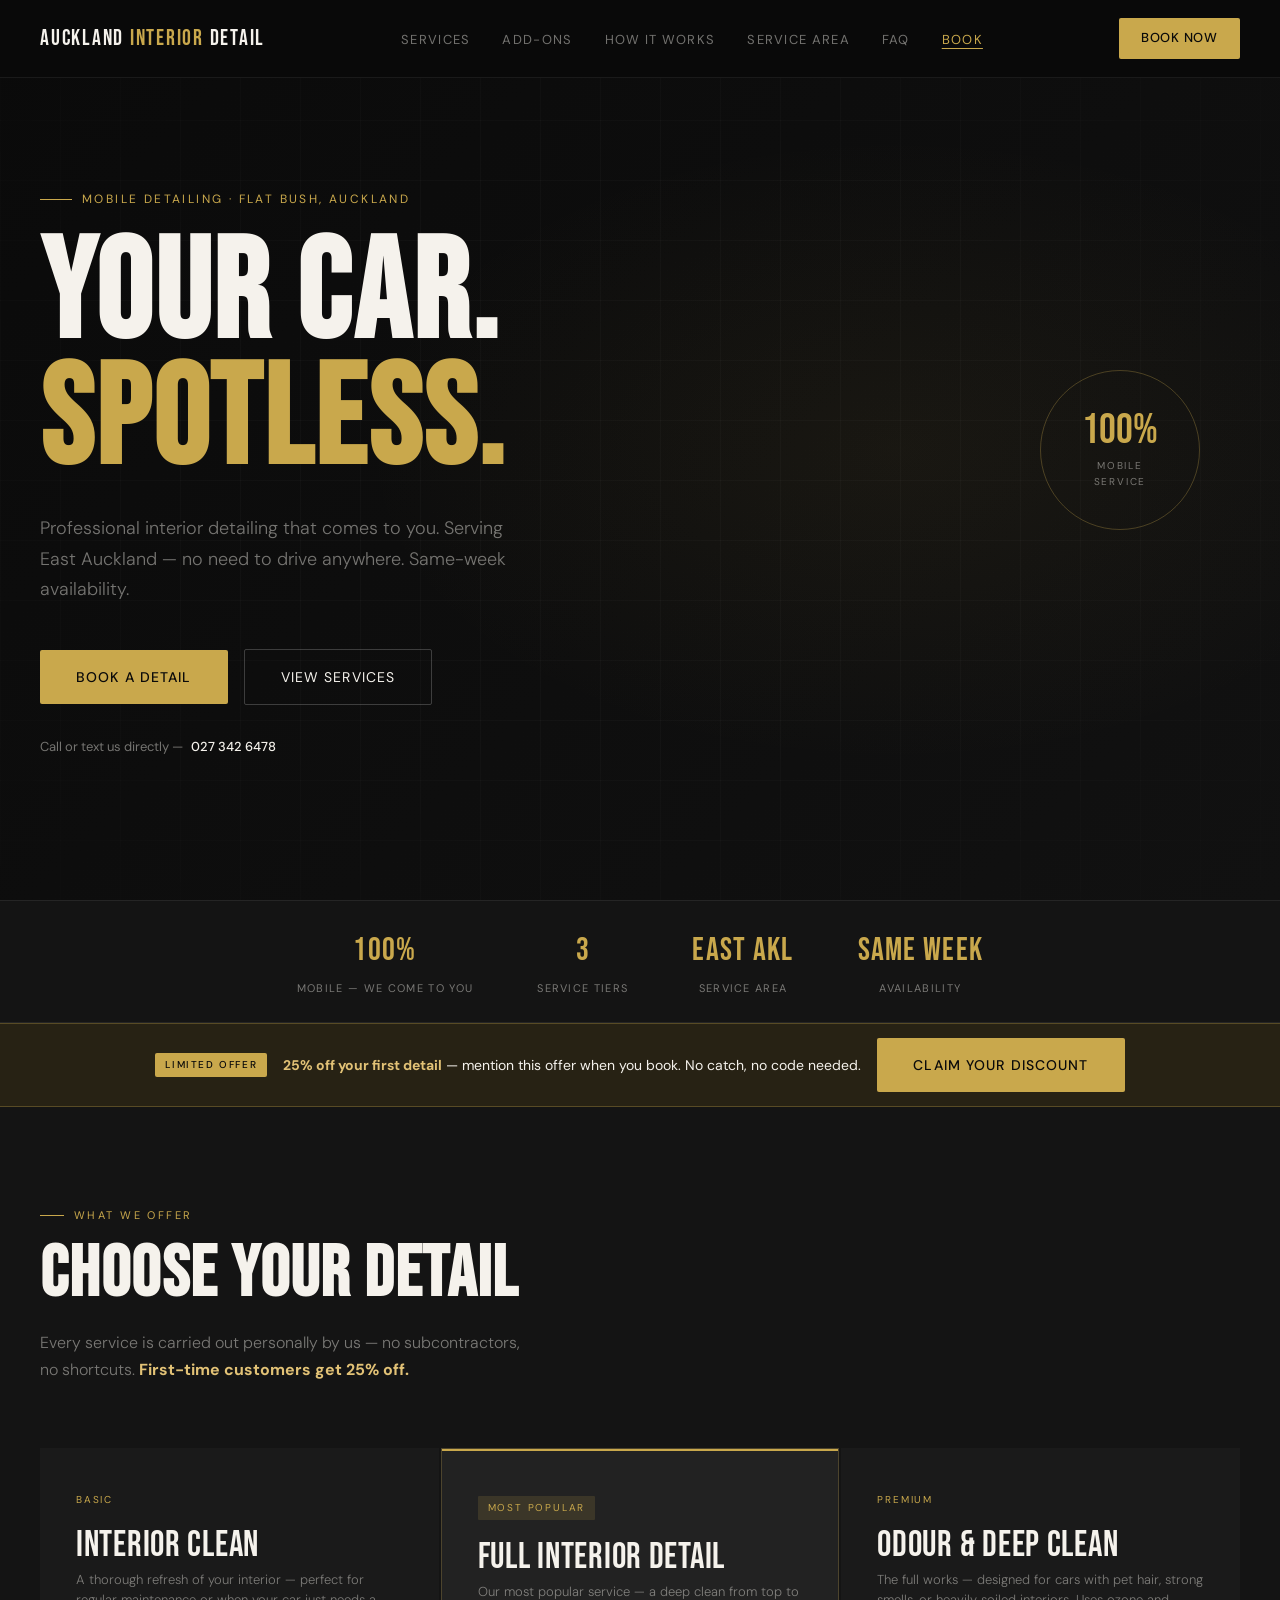
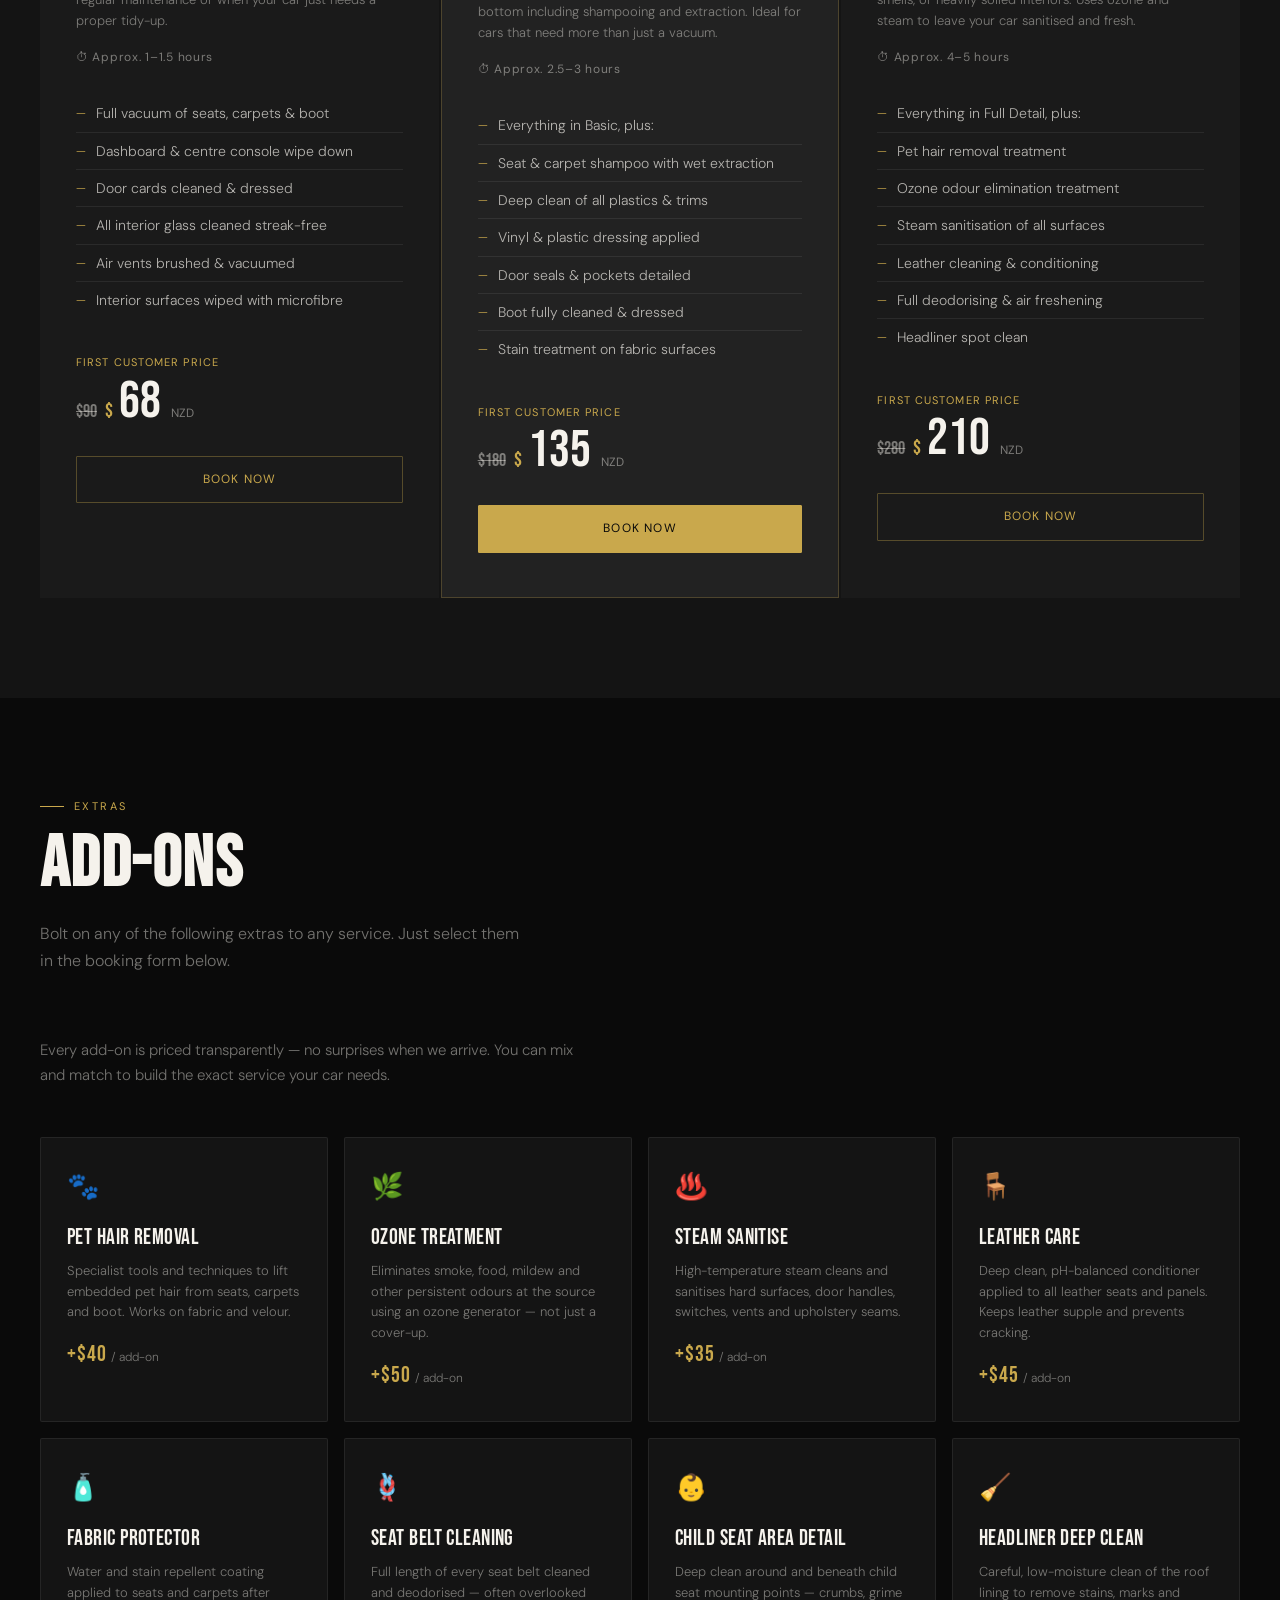
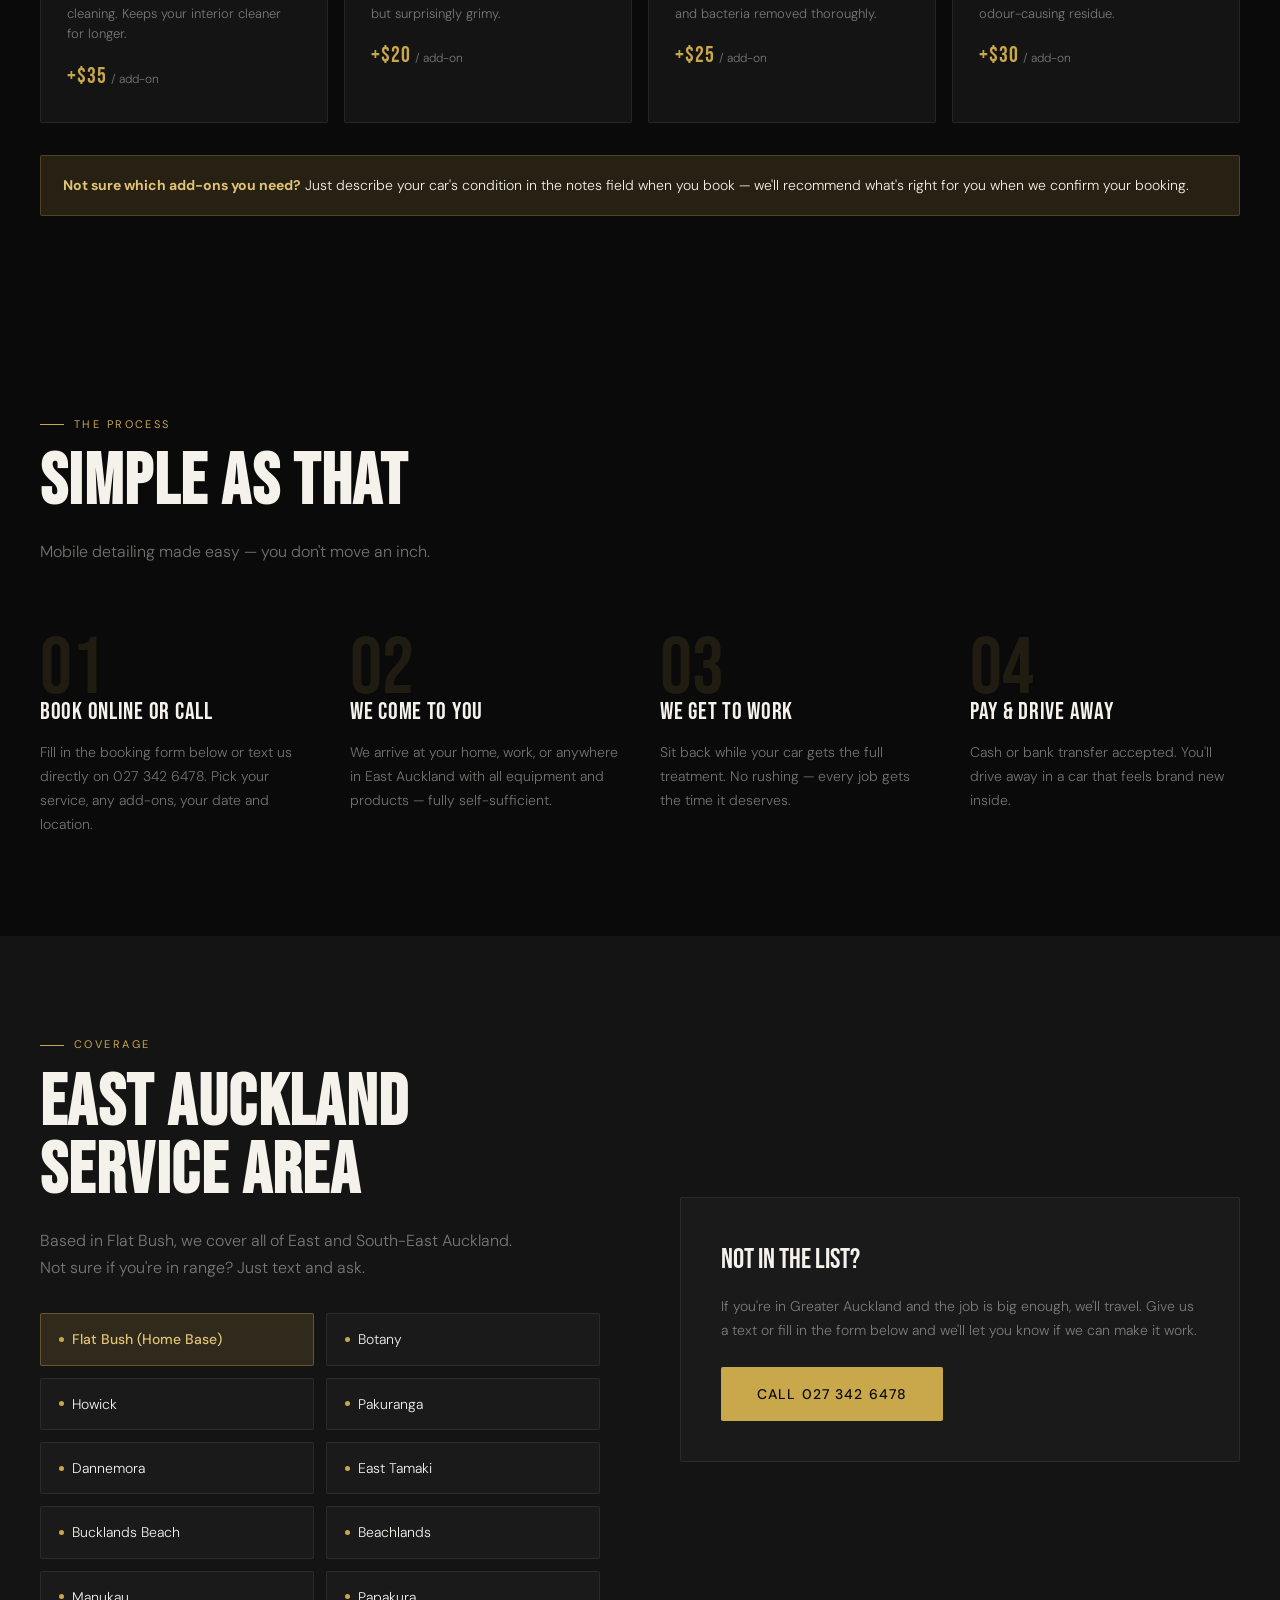
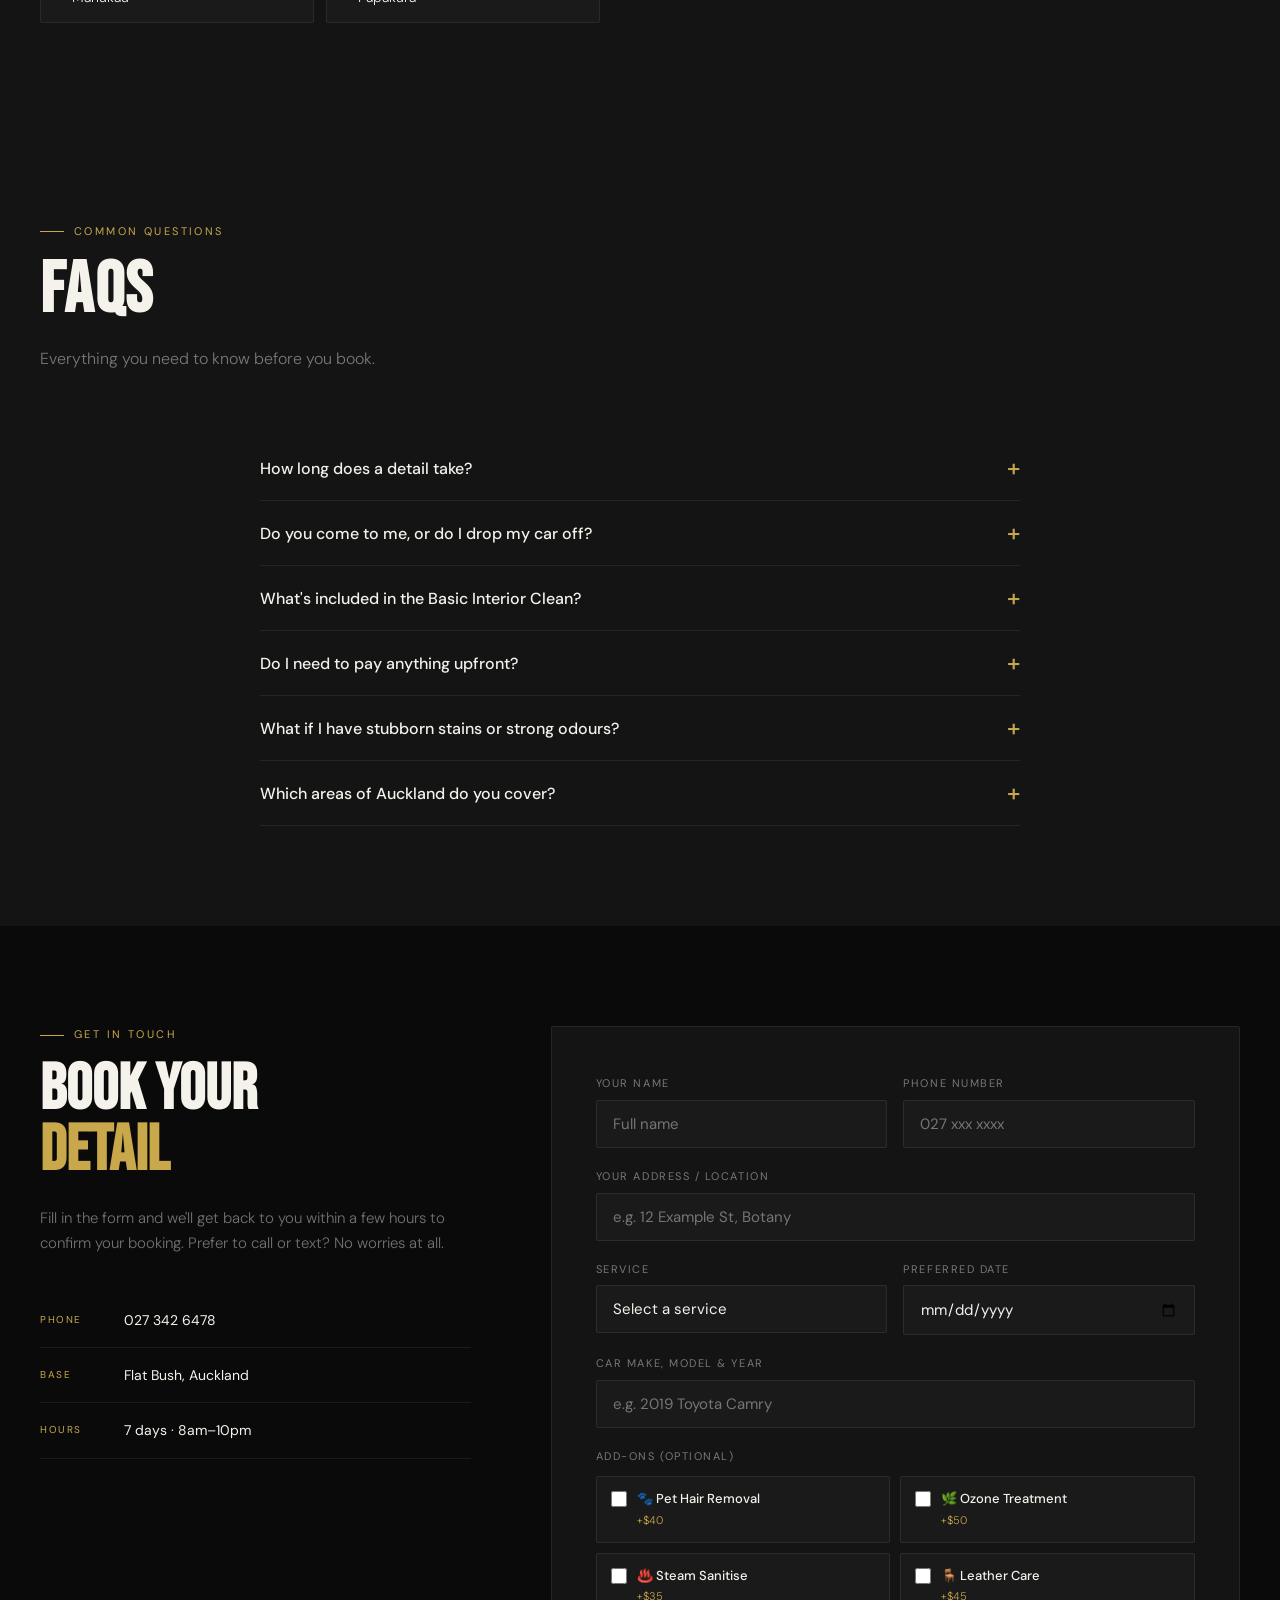
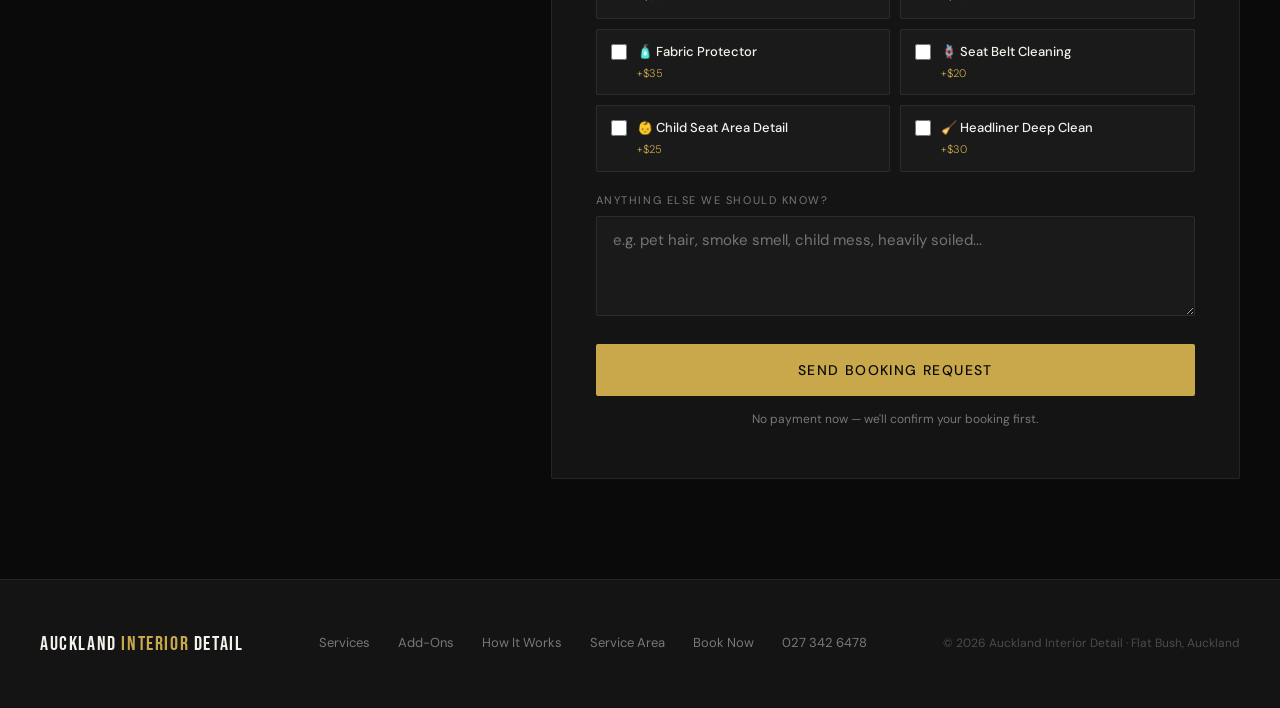
<file: index.html>
<!DOCTYPE html>
<html lang="en">
<head>
<meta charset="UTF-8">
<meta name="viewport" content="width=device-width, initial-scale=1.0">
<title>Auckland Interior Detail — Mobile Car Detailing | Flat Bush, Auckland</title>
<meta name="description" content="Professional mobile car interior detailing in East Auckland. Same-week availability. First-time customers get 25% off. Call 027 342 6478.">
<meta name="keywords" content="car detailing, interior detail, mobile detailing, Auckland, Flat Bush, car cleaning">
<link rel="preconnect" href="https://fonts.googleapis.com">
<link href="https://fonts.googleapis.com/css2?family=Bebas+Neue&family=DM+Sans:ital,wght@0,300;0,400;0,500;1,300&display=swap" rel="stylesheet">
<style>
  *, *::before, *::after { box-sizing: border-box; margin: 0; padding: 0; }

  :root {
    --black: #0a0a0a;
    --charcoal: #141414;
    --surface: #1a1a1a;
    --surface2: #222222;
    --border: rgba(255,255,255,0.07);
    --gold: #c9a84c;
    --gold-light: #e2c276;
    --gold-dim: rgba(201,168,76,0.15);
    --white: #f5f2ec;
    --muted: rgba(245,242,236,0.45);
    --font-display: 'Bebas Neue', sans-serif;
    --font-body: 'DM Sans', sans-serif;
    --success: #10b981;
    --error: #ef4444;
  }

  html { scroll-behavior: smooth; }

  body {
    background: var(--black);
    color: var(--white);
    font-family: var(--font-body);
    font-size: 16px;
    line-height: 1.6;
    overflow-x: hidden;
  }

  /* NAV */
  nav {
    position: fixed;
    top: 0; left: 0; right: 0;
    z-index: 100;
    display: flex;
    align-items: center;
    justify-content: space-between;
    padding: 18px 40px;
    background: rgba(10,10,10,0.95);
    backdrop-filter: blur(12px);
    border-bottom: 1px solid var(--border);
    transition: padding 0.3s ease, box-shadow 0.3s ease;
  }
  .nav-logo {
    font-family: var(--font-display);
    font-size: 22px;
    letter-spacing: 0.08em;
    color: var(--white);
    text-decoration: none;
  }
  .nav-logo span { color: var(--gold); }
  .nav-links { display: flex; gap: 32px; list-style: none; }
  .nav-links a {
    font-size: 13px;
    letter-spacing: 0.1em;
    text-transform: uppercase;
    color: var(--muted);
    text-decoration: none;
    transition: color 0.2s;
  }
  .nav-links a:hover { color: var(--gold); }
  .nav-cta {
    background: var(--gold);
    color: var(--black);
    font-size: 13px;
    font-weight: 500;
    letter-spacing: 0.06em;
    text-transform: uppercase;
    padding: 10px 22px;
    border-radius: 2px;
    text-decoration: none;
    transition: background 0.2s, transform 0.15s;
    border: none;
    cursor: pointer;
  }
  .nav-cta:hover { background: var(--gold-light); transform: translateY(-1px); }

  /* MOBILE NAV TOGGLE */
  .nav-hamburger {
    display: none;
    flex-direction: column;
    gap: 5px;
    cursor: pointer;
    padding: 4px;
    background: none;
    border: none;
  }
  .nav-hamburger span {
    display: block;
    width: 24px;
    height: 2px;
    background: var(--white);
    border-radius: 2px;
    transition: all 0.3s;
  }
  .nav-hamburger.open span:nth-child(1) { transform: translateY(7px) rotate(45deg); }
  .nav-hamburger.open span:nth-child(2) { opacity: 0; }
  .nav-hamburger.open span:nth-child(3) { transform: translateY(-7px) rotate(-45deg); }
  .mobile-menu {
    display: none;
    flex-direction: column;
    position: fixed;
    top: 64px; left: 0; right: 0;
    background: rgba(10,10,10,0.98);
    backdrop-filter: blur(12px);
    border-bottom: 1px solid var(--border);
    padding: 20px 20px 28px;
    z-index: 99;
    gap: 4px;
  }
  .mobile-menu.open { display: flex; }
  .mobile-menu a {
    font-size: 14px;
    letter-spacing: 0.1em;
    text-transform: uppercase;
    color: var(--muted);
    text-decoration: none;
    padding: 12px 4px;
    border-bottom: 1px solid var(--border);
    transition: color 0.2s;
  }
  .mobile-menu a:last-child { border-bottom: none; }
  .mobile-menu a:hover { color: var(--gold); }

  /* HERO */
  .hero {
    min-height: 100vh;
    display: flex;
    align-items: center;
    padding: 120px 40px 80px;
    position: relative;
    overflow: hidden;
  }
  .hero-bg {
    position: absolute;
    inset: 0;
    background:
      radial-gradient(ellipse 60% 50% at 70% 50%, rgba(201,168,76,0.06) 0%, transparent 70%),
      linear-gradient(135deg, #0a0a0a 0%, #111111 100%);
  }
  .hero-grid {
    position: absolute;
    inset: 0;
    background-image:
      linear-gradient(rgba(255,255,255,0.025) 1px, transparent 1px),
      linear-gradient(90deg, rgba(255,255,255,0.025) 1px, transparent 1px);
    background-size: 60px 60px;
    mask-image: radial-gradient(ellipse 80% 80% at 50% 50%, black 40%, transparent 100%);
  }
  .hero-content { position: relative; z-index: 1; max-width: 780px; }
  .hero-eyebrow {
    display: inline-flex;
    align-items: center;
    gap: 10px;
    font-size: 12px;
    letter-spacing: 0.2em;
    text-transform: uppercase;
    color: var(--gold);
    margin-bottom: 24px;
  }
  .hero-eyebrow::before {
    content: '';
    width: 32px; height: 1px;
    background: var(--gold);
  }
  .hero h1 {
    font-family: var(--font-display);
    font-size: clamp(72px, 12vw, 140px);
    line-height: 0.9;
    letter-spacing: 0.02em;
    color: var(--white);
    margin-bottom: 28px;
  }
  .hero h1 em {
    font-style: normal;
    color: var(--gold);
    display: block;
  }
  .hero-sub {
    font-size: 18px;
    font-weight: 300;
    color: var(--muted);
    max-width: 480px;
    margin-bottom: 44px;
    line-height: 1.7;
  }
  .hero-actions { display: flex; gap: 16px; flex-wrap: wrap; align-items: center; }
  .btn-primary {
    background: var(--gold);
    color: var(--black);
    font-size: 14px;
    font-weight: 500;
    letter-spacing: 0.08em;
    text-transform: uppercase;
    padding: 16px 36px;
    border-radius: 2px;
    text-decoration: none;
    border: none;
    cursor: pointer;
    transition: background 0.2s, transform 0.15s;
    display: inline-block;
  }
  .btn-primary:hover { background: var(--gold-light); transform: translateY(-2px); }
  .btn-ghost {
    color: var(--white);
    font-size: 14px;
    letter-spacing: 0.08em;
    text-transform: uppercase;
    padding: 16px 36px;
    border-radius: 2px;
    text-decoration: none;
    border: 1px solid rgba(255,255,255,0.2);
    transition: border-color 0.2s, color 0.2s;
    display: inline-block;
  }
  .btn-ghost:hover { border-color: var(--gold); color: var(--gold); }
  .hero-phone {
    display: flex;
    align-items: center;
    gap: 8px;
    font-size: 13px;
    color: var(--muted);
    margin-top: 32px;
  }
  .hero-phone a { color: var(--white); text-decoration: none; font-weight: 500; }
  .hero-phone a:hover { color: var(--gold); }
  .hero-badge {
    position: absolute;
    right: 80px;
    top: 50%;
    transform: translateY(-50%);
    width: 160px; height: 160px;
    border: 1px solid rgba(201,168,76,0.3);
    border-radius: 50%;
    display: flex;
    flex-direction: column;
    align-items: center;
    justify-content: center;
    text-align: center;
  }
  .hero-badge-inner {
    font-family: var(--font-display);
    font-size: 42px;
    line-height: 1;
    color: var(--gold);
  }
  .hero-badge-label {
    font-size: 10px;
    letter-spacing: 0.18em;
    text-transform: uppercase;
    color: var(--muted);
    margin-top: 6px;
  }

  /* SECTION BASE */
  section { padding: 100px 40px; }
  .section-label {
    font-size: 11px;
    letter-spacing: 0.22em;
    text-transform: uppercase;
    color: var(--gold);
    margin-bottom: 16px;
    display: flex;
    align-items: center;
    gap: 10px;
  }
  .section-label::before {
    content: '';
    width: 24px; height: 1px;
    background: var(--gold);
  }
  .section-title {
    font-family: var(--font-display);
    font-size: clamp(42px, 6vw, 72px);
    line-height: 0.95;
    letter-spacing: 0.02em;
    margin-bottom: 20px;
  }
  .section-sub {
    font-size: 16px;
    font-weight: 300;
    color: var(--muted);
    max-width: 480px;
    line-height: 1.7;
  }
  .section-header { margin-bottom: 64px; }

  /* TRUST BAR */
  .trust-bar {
    padding: 24px 40px;
    border-top: 1px solid var(--border);
    border-bottom: 1px solid var(--border);
    background: var(--charcoal);
    display: flex;
    justify-content: center;
    gap: 64px;
    flex-wrap: wrap;
  }
  .trust-item {
    display: flex;
    flex-direction: column;
    align-items: center;
    gap: 4px;
  }
  .trust-num {
    font-family: var(--font-display);
    font-size: 32px;
    color: var(--gold);
    letter-spacing: 0.04em;
  }
  .trust-label {
    font-size: 11px;
    letter-spacing: 0.12em;
    text-transform: uppercase;
    color: var(--muted);
  }

  /* SERVICES */
  #services { background: var(--charcoal); }
  .services-grid {
    display: grid;
    grid-template-columns: repeat(auto-fit, minmax(280px, 1fr));
    gap: 2px;
  }
  .service-card {
    background: var(--surface);
    padding: 44px 36px;
    position: relative;
    overflow: hidden;
    transition: background 0.3s, transform 0.3s;
    cursor: default;
  }
  .service-card::before {
    content: '';
    position: absolute;
    top: 0; left: 0; right: 0;
    height: 2px;
    background: var(--gold);
    transform: scaleX(0);
    transform-origin: left;
    transition: transform 0.4s ease;
  }
  .service-card:hover { background: var(--surface2); transform: translateY(-4px); }
  .service-card:hover::before { transform: scaleX(1); }
  .service-card.featured {
    background: var(--surface2);
    border: 1px solid rgba(201,168,76,0.25);
    transform: scale(1.02);
  }
  .service-card.featured::before { transform: scaleX(1); }
  .service-tag {
    font-size: 10px;
    letter-spacing: 0.18em;
    text-transform: uppercase;
    color: var(--gold);
    margin-bottom: 20px;
    display: block;
  }
  .featured .service-tag {
    background: var(--gold-dim);
    display: inline-block;
    padding: 4px 10px;
    border-radius: 1px;
  }
  .service-name {
    font-family: var(--font-display);
    font-size: 36px;
    letter-spacing: 0.02em;
    margin-bottom: 6px;
    line-height: 1;
  }
  .service-desc {
    font-size: 13px;
    font-weight: 300;
    color: var(--muted);
    margin-bottom: 16px;
    line-height: 1.6;
  }
  .service-time {
    font-size: 12px;
    color: var(--muted);
    margin-bottom: 28px;
    letter-spacing: 0.06em;
  }
  .service-includes {
    list-style: none;
    margin-bottom: 36px;
  }
  .service-includes li {
    font-size: 14px;
    font-weight: 300;
    color: rgba(245,242,236,0.7);
    padding: 7px 0;
    border-bottom: 1px solid var(--border);
    display: flex;
    align-items: flex-start;
    gap: 10px;
  }
  .service-includes li:last-child { border-bottom: none; }
  .service-includes li::before {
    content: '—';
    color: var(--gold);
    flex-shrink: 0;
    font-size: 12px;
    margin-top: 2px;
  }
  .service-price {
    display: flex;
    align-items: baseline;
    gap: 6px;
    margin-bottom: 28px;
  }
  .price-amount {
    font-family: var(--font-display);
    font-size: 52px;
    color: var(--white);
    line-height: 1;
  }
  .price-currency {
    font-size: 20px;
    color: var(--gold);
    font-family: var(--font-display);
  }
  .price-note {
    font-size: 12px;
    color: var(--muted);
    margin-left: 4px;
  }
  .service-btn {
    display: block;
    text-align: center;
    padding: 13px;
    border: 1px solid rgba(201,168,76,0.35);
    color: var(--gold);
    font-size: 12px;
    letter-spacing: 0.1em;
    text-transform: uppercase;
    text-decoration: none;
    transition: background 0.2s, border-color 0.2s, color 0.2s;
    border-radius: 1px;
  }
  .service-btn:hover, .featured .service-btn {
    background: var(--gold);
    border-color: var(--gold);
    color: var(--black);
  }

  /* ADD-ONS */
  #addons { background: var(--black); }
  .addons-intro {
    font-size: 15px;
    font-weight: 300;
    color: var(--muted);
    max-width: 560px;
    line-height: 1.7;
    margin-bottom: 48px;
  }
  .addons-grid {
    display: grid;
    grid-template-columns: repeat(auto-fit, minmax(240px, 1fr));
    gap: 16px;
  }
  .addon-card {
    background: var(--charcoal);
    border: 1px solid var(--border);
    border-radius: 2px;
    padding: 28px 26px;
    transition: border-color 0.25s, background 0.25s;
    position: relative;
    overflow: hidden;
  }
  .addon-card:hover {
    border-color: rgba(201,168,76,0.4);
    background: var(--surface);
  }
  .addon-icon {
    font-size: 26px;
    margin-bottom: 12px;
    display: block;
  }
  .addon-name {
    font-family: var(--font-display);
    font-size: 22px;
    letter-spacing: 0.02em;
    margin-bottom: 6px;
  }
  .addon-desc {
    font-size: 13px;
    font-weight: 300;
    color: var(--muted);
    line-height: 1.6;
    margin-bottom: 14px;
  }
  .addon-price {
    font-family: var(--font-display);
    font-size: 22px;
    color: var(--gold);
    letter-spacing: 0.04em;
  }
  .addon-price span {
    font-family: var(--font-body);
    font-size: 12px;
    color: var(--muted);
    font-weight: 300;
    letter-spacing: 0;
  }
  .addons-note {
    margin-top: 32px;
    padding: 18px 22px;
    background: var(--gold-dim);
    border: 1px solid rgba(201,168,76,0.25);
    border-radius: 2px;
    font-size: 14px;
    font-weight: 300;
    color: var(--white);
    line-height: 1.6;
  }
  .addons-note strong { color: var(--gold-light); }

  /* HOW IT WORKS */
  .steps {
    display: grid;
    grid-template-columns: repeat(auto-fit, minmax(200px, 1fr));
    gap: 40px;
    margin-top: 64px;
    position: relative;
  }
  .step { position: relative; }
  .step-num {
    font-family: var(--font-display);
    font-size: 80px;
    line-height: 1;
    color: rgba(201,168,76,0.12);
    margin-bottom: -16px;
  }
  .step-title {
    font-family: var(--font-display);
    font-size: 24px;
    letter-spacing: 0.03em;
    margin-bottom: 10px;
  }
  .step-body {
    font-size: 14px;
    font-weight: 300;
    color: var(--muted);
    line-height: 1.7;
  }

  /* AREA */
  #area { background: var(--charcoal); }
  .area-grid {
    display: grid;
    grid-template-columns: 1fr 1fr;
    gap: 80px;
    align-items: center;
  }
  .area-list {
    display: grid;
    grid-template-columns: 1fr 1fr;
    gap: 12px;
    margin-top: 32px;
  }
  .area-item {
    padding: 14px 18px;
    background: var(--surface);
    border: 1px solid var(--border);
    border-radius: 2px;
    font-size: 14px;
    font-weight: 300;
    display: flex;
    align-items: center;
    gap: 8px;
  }
  .area-item::before {
    content: '';
    width: 5px; height: 5px;
    background: var(--gold);
    border-radius: 50%;
    flex-shrink: 0;
  }
  .area-item.home {
    border-color: rgba(201,168,76,0.35);
    background: var(--gold-dim);
    color: var(--gold-light);
    font-weight: 500;
  }
  .area-callout {
    padding: 40px;
    background: var(--surface);
    border: 1px solid var(--border);
    border-radius: 2px;
  }
  .area-callout-title {
    font-family: var(--font-display);
    font-size: 28px;
    margin-bottom: 12px;
  }
  .area-callout-body {
    font-size: 14px;
    font-weight: 300;
    color: var(--muted);
    margin-bottom: 24px;
    line-height: 1.7;
  }

  /* BOOKING FORM */
  #book { background: var(--black); }
  .form-wrap {
    display: grid;
    grid-template-columns: 1fr 1.6fr;
    gap: 80px;
    align-items: start;
  }
  .form-info-title {
    font-family: var(--font-display);
    font-size: clamp(42px, 5vw, 64px);
    line-height: 0.95;
    margin-bottom: 24px;
  }
  .form-info-title span { color: var(--gold); }
  .form-info-body {
    font-size: 15px;
    font-weight: 300;
    color: var(--muted);
    line-height: 1.7;
    margin-bottom: 36px;
  }
  .contact-detail {
    display: flex;
    align-items: center;
    gap: 14px;
    padding: 16px 0;
    border-bottom: 1px solid var(--border);
    font-size: 14px;
  }
  .contact-label {
    font-size: 10px;
    letter-spacing: 0.16em;
    text-transform: uppercase;
    color: var(--gold);
    width: 70px;
    flex-shrink: 0;
  }
  .contact-value a { color: var(--white); text-decoration: none; }
  .contact-value a:hover { color: var(--gold); }

  form {
    background: var(--charcoal);
    border: 1px solid var(--border);
    padding: 48px 44px;
    border-radius: 2px;
  }
  .form-row {
    display: grid;
    grid-template-columns: 1fr 1fr;
    gap: 16px;
  }
  .field {
    display: flex;
    flex-direction: column;
    gap: 7px;
    margin-bottom: 20px;
  }
  .field.full { grid-column: 1 / -1; }
  label {
    font-size: 11px;
    letter-spacing: 0.14em;
    text-transform: uppercase;
    color: var(--muted);
  }
  input:not([type="checkbox"]), select, textarea {
    background: var(--surface);
    border: 1px solid rgba(255,255,255,0.08);
    color: var(--white);
    font-family: var(--font-body);
    font-size: 15px;
    padding: 13px 16px;
    border-radius: 2px;
    outline: none;
    transition: border-color 0.2s;
    width: 100%;
    -webkit-appearance: none;
  }
  input:not([type="checkbox"]):focus, select:focus, textarea:focus {
    border-color: rgba(201,168,76,0.5);
  }
  input:not([type="checkbox"]).error, select.error, textarea.error {
    border-color: var(--error);
  }
  select option { background: var(--surface); }
  textarea { resize: vertical; min-height: 100px; }
  .field-error {
    font-size: 12px;
    color: var(--error);
    display: none;
    margin-top: -16px;
    margin-bottom: 8px;
  }

  /* ADDONS CHECKBOXES IN FORM */
  .addon-checks {
    display: grid;
    grid-template-columns: 1fr 1fr;
    gap: 10px;
    margin-top: 4px;
  }
  .addon-check-item {
    display: flex;
    align-items: flex-start;
    gap: 10px;
    padding: 12px 14px;
    background: var(--surface);
    border: 1px solid rgba(255,255,255,0.08);
    border-radius: 2px;
    cursor: pointer;
    transition: border-color 0.2s, background 0.2s;
  }
  .addon-check-item:hover {
    border-color: rgba(201,168,76,0.35);
    background: var(--surface2);
  }
  .addon-check-item:has(input:checked),
  .addon-check-item.checked {
    border-color: var(--gold);
    background: rgba(201,168,76,0.08);
  }
  .addon-check-item input[type="checkbox"] {
    width: 16px;
    height: 16px;
    flex-shrink: 0;
    margin-top: 2px;
    accent-color: var(--gold);
    padding: 0;
    cursor: pointer;
    pointer-events: none;   /* prevent double-toggle */
  }
  .addon-check-label {
    display: flex;
    flex-direction: column;
    gap: 2px;
  }
  .addon-check-name {
    font-size: 13px;
    font-weight: 500;
    color: var(--white);
    text-transform: none;
    letter-spacing: 0;
  }
  .addon-check-price {
    font-size: 11px;
    color: var(--gold);
    font-weight: 300;
    letter-spacing: 0;
    text-transform: none;
  }

  .form-submit {
    width: 100%;
    background: var(--gold);
    color: var(--black);
    font-family: var(--font-body);
    font-size: 14px;
    font-weight: 500;
    letter-spacing: 0.1em;
    text-transform: uppercase;
    padding: 17px;
    border: none;
    border-radius: 2px;
    cursor: pointer;
    transition: background 0.2s, transform 0.15s;
    margin-top: 8px;
  }
  .form-submit:hover:not(:disabled) { background: var(--gold-light); transform: translateY(-1px); }
  .form-submit:disabled { opacity: 0.7; cursor: not-allowed; }
  .form-note {
    font-size: 12px;
    color: var(--muted);
    text-align: center;
    margin-top: 14px;
  }
  .success-msg {
    display: none;
    text-align: center;
    padding: 32px;
  }
  .success-msg.show { display: block; }
  .success-msg .check {
    font-family: var(--font-display);
    font-size: 56px;
    color: var(--success);
    display: block;
    margin-bottom: 12px;
  }
  .success-msg p { color: var(--muted); font-size: 14px; }

  /* PROMO BANNER */
  .promo-banner {
    background: var(--gold-dim);
    border-top: 1px solid rgba(201,168,76,0.3);
    border-bottom: 1px solid rgba(201,168,76,0.3);
    padding: 14px 40px;
    display: flex;
    align-items: center;
    justify-content: center;
    gap: 16px;
    flex-wrap: wrap;
    text-align: center;
  }
  .promo-tag {
    background: var(--gold);
    color: var(--black);
    font-size: 10px;
    font-weight: 500;
    letter-spacing: 0.16em;
    text-transform: uppercase;
    padding: 4px 10px;
    border-radius: 2px;
    white-space: nowrap;
    animation: pulse 2s infinite;
  }
  @keyframes pulse {
    0%, 100% { opacity: 1; }
    50% { opacity: 0.8; }
  }
  .promo-text { font-size: 14px; color: var(--white); }
  .promo-text strong { color: var(--gold-light); }

  /* FOOTER */
  footer {
    background: var(--charcoal);
    border-top: 1px solid var(--border);
    padding: 48px 40px;
    display: flex;
    justify-content: space-between;
    align-items: center;
    flex-wrap: wrap;
    gap: 20px;
  }
  .footer-logo {
    font-family: var(--font-display);
    font-size: 20px;
    letter-spacing: 0.08em;
    color: var(--white);
    text-decoration: none;
  }
  .footer-logo span { color: var(--gold); }
  .footer-links { display: flex; gap: 28px; flex-wrap: wrap; }
  .footer-links a {
    font-size: 13px;
    color: var(--muted);
    text-decoration: none;
    transition: color 0.2s;
  }
  .footer-links a:hover { color: var(--gold); }
  .footer-copy { font-size: 12px; color: rgba(245,242,236,0.25); }

  /* MOBILE */
  @media (max-width: 768px) {
    nav { padding: 16px 20px; }
    .nav-links { display: none; }
    .nav-hamburger { display: flex; }
    section { padding: 72px 20px; }
    .hero { padding: 100px 20px 60px; }
    .hero-badge { display: none; }
    .trust-bar { padding: 20px; gap: 32px; }
    .form-wrap { grid-template-columns: 1fr; gap: 48px; }
    .form-row { grid-template-columns: 1fr; }
    form { padding: 28px 20px; }
    .area-grid { grid-template-columns: 1fr; gap: 48px; }
    footer { flex-direction: column; align-items: flex-start; }
    .footer-links { flex-wrap: wrap; gap: 16px; }
    .service-card.featured { transform: scale(1); }
    .addon-checks { grid-template-columns: 1fr; }
    .addons-grid { grid-template-columns: 1fr 1fr; }
  }
  @media (max-width: 480px) {
    .addons-grid { grid-template-columns: 1fr; }
  }

  /* ANIMATIONS */
  @keyframes fadeUp {
    from { opacity: 0; transform: translateY(24px); }
    to { opacity: 1; transform: translateY(0); }
  }
  .hero-content > * {
    opacity: 0;
    animation: fadeUp 0.7s ease forwards;
  }
  .hero-eyebrow { animation-delay: 0.1s; }
  .hero h1 { animation-delay: 0.25s; }
  .hero-sub { animation-delay: 0.4s; }
  .hero-actions { animation-delay: 0.55s; }
  .hero-phone { animation-delay: 0.65s; }

  /* NAV SCROLLED */
  nav.scrolled { padding-top: 10px; padding-bottom: 10px; box-shadow: 0 2px 24px rgba(0,0,0,0.65); }
  .nav-links a.active { color: var(--gold); text-decoration: underline; text-underline-offset: 4px; }

  /* SCROLL REVEAL */
  [data-reveal] {
    opacity: 0;
    transform: translateY(28px);
    transition: opacity 0.5s ease, transform 0.5s ease;
  }
  [data-reveal].revealed { opacity: 1; transform: translateY(0); }

  /* FAQ */
  #faq { background: var(--charcoal); }
  .faq-list { max-width: 760px; margin: 0 auto; }
  .faq-item { border-bottom: 1px solid var(--border); }
  .faq-question {
    width: 100%;
    background: none;
    border: none;
    color: var(--white);
    text-align: left;
    font-family: var(--font-body);
    font-size: 16px;
    font-weight: 500;
    padding: 20px 0;
    cursor: pointer;
    display: flex;
    justify-content: space-between;
    align-items: center;
    gap: 16px;
    transition: color 0.2s;
  }
  .faq-question:hover { color: var(--gold); }
  .faq-icon { font-size: 24px; color: var(--gold); flex-shrink: 0; line-height: 1; transition: transform 0.3s ease; }
  .faq-item.open .faq-icon { transform: rotate(45deg); }
  .faq-answer {
    font-size: 15px;
    font-weight: 300;
    color: var(--muted);
    line-height: 1.7;
    max-height: 0;
    overflow: hidden;
    transition: max-height 0.35s ease, padding-bottom 0.35s ease;
  }
  .faq-item.open .faq-answer { max-height: 600px; padding-bottom: 20px; }

  /* PRICE ESTIMATOR */
  #price-estimator {
    display: none;
    background: var(--surface);
    border: 1px solid rgba(201,168,76,0.25);
    border-radius: 4px;
    padding: 16px 20px;
    margin-top: 12px;
    margin-bottom: 4px;
  }
  #price-estimator.visible { display: block; }
  .estimator-line {
    display: flex;
    justify-content: space-between;
    font-size: 14px;
    color: var(--muted);
    padding: 5px 0;
  }
  .estimator-line.service-line { color: var(--white); font-weight: 500; }
  .estimator-divider { border: none; border-top: 1px solid var(--border); margin: 8px 0; }
  .estimator-total {
    display: flex;
    justify-content: space-between;
    font-family: var(--font-display);
    font-size: 20px;
    letter-spacing: 0.04em;
    color: var(--gold);
    padding: 4px 0;
  }

  /* ADDON CARD — CLICKABLE / SELECTED */
  .addon-card { cursor: pointer; }
  .addon-card.selected { border-color: var(--gold); background: rgba(201,168,76,0.06); }
  .addon-card.selected::after {
    content: '✓ Added';
    position: absolute;
    top: 12px;
    right: 12px;
    background: var(--gold);
    color: var(--black);
    font-size: 10px;
    font-weight: 600;
    letter-spacing: 0.06em;
    text-transform: uppercase;
    padding: 3px 9px;
    border-radius: 2px;
  }
</style>
</head>
<body>

<!-- NAV -->
<nav>
  <a href="#" class="nav-logo">Auckland <span>Interior</span> Detail</a>
  <ul class="nav-links">
    <li><a href="#services">Services</a></li>
    <li><a href="#addons">Add-Ons</a></li>
    <li><a href="#how">How It Works</a></li>
    <li><a href="#area">Service Area</a></li>
    <li><a href="#faq">FAQ</a></li>
    <li><a href="#book">Book</a></li>
  </ul>
  <a href="#book" class="nav-cta">Book Now</a>
  <button class="nav-hamburger" id="hamburger" aria-label="Open menu">
    <span></span><span></span><span></span>
  </button>
</nav>

<!-- MOBILE MENU -->
<div class="mobile-menu" id="mobileMenu">
  <a href="#services">Services</a>
  <a href="#addons">Add-Ons</a>
  <a href="#how">How It Works</a>
  <a href="#area">Service Area</a>
  <a href="#faq">FAQ</a>
  <a href="#book">Book Now</a>
  <a href="tel:0273426478">027 342 6478</a>
</div>

<!-- HERO -->
<section class="hero">
  <div class="hero-bg"></div>
  <div class="hero-grid"></div>
  <div class="hero-content">
    <div class="hero-eyebrow">Mobile Detailing · Flat Bush, Auckland</div>
    <h1>Your Car.<br><em>Spotless.</em></h1>
    <p class="hero-sub">Professional interior detailing that comes to you. Serving East Auckland — no need to drive anywhere. Same-week availability.</p>
    <div class="hero-actions">
      <a href="#book" class="btn-primary">Book a Detail</a>
      <a href="#services" class="btn-ghost">View Services</a>
    </div>
    <div class="hero-phone">
      <span>Call or text us directly —</span>
      <a href="tel:0273426478">027 342 6478</a>
    </div>
  </div>
  <div class="hero-badge">
    <span class="hero-badge-inner">100%</span>
    <span class="hero-badge-label">Mobile<br>Service</span>
  </div>
</section>

<!-- TRUST BAR -->
<div class="trust-bar">
  <div class="trust-item">
    <span class="trust-num">100%</span>
    <span class="trust-label">Mobile — We Come To You</span>
  </div>
  <div class="trust-item">
    <span class="trust-num">3</span>
    <span class="trust-label">Service Tiers</span>
  </div>
  <div class="trust-item">
    <span class="trust-num">East AKL</span>
    <span class="trust-label">Service Area</span>
  </div>
  <div class="trust-item">
    <span class="trust-num">Same Week</span>
    <span class="trust-label">Availability</span>
  </div>
</div>

<!-- PROMO BANNER -->
<div class="promo-banner">
  <span class="promo-tag">Limited Offer</span>
  <span class="promo-text"><strong>25% off your first detail</strong> — mention this offer when you book. No catch, no code needed.</span>
  <a href="#book" class="btn-primary" style="white-space:nowrap">Claim Your Discount</a>
</div>

<!-- SERVICES -->
<section id="services">
  <div class="section-header" data-reveal>
    <div class="section-label">What We Offer</div>
    <h2 class="section-title">Choose Your Detail</h2>
    <p class="section-sub">Every service is carried out personally by us — no subcontractors, no shortcuts. <strong style="color:var(--gold-light)">First-time customers get 25% off.</strong></p>
  </div>
  <div class="services-grid">

    <!-- Basic -->
    <div class="service-card" data-reveal>
      <span class="service-tag">Basic</span>
      <div class="service-name">Interior Clean</div>
      <p class="service-desc">A thorough refresh of your interior — perfect for regular maintenance or when your car just needs a proper tidy-up.</p>
      <div class="service-time">⏱ Approx. 1–1.5 hours</div>
      <ul class="service-includes">
        <li>Full vacuum of seats, carpets &amp; boot</li>
        <li>Dashboard &amp; centre console wipe down</li>
        <li>Door cards cleaned &amp; dressed</li>
        <li>All interior glass cleaned streak-free</li>
        <li>Air vents brushed &amp; vacuumed</li>
        <li>Interior surfaces wiped with microfibre</li>
      </ul>
      <div class="service-price">
        <div>
          <span style="font-size:11px;letter-spacing:0.1em;text-transform:uppercase;color:var(--gold);display:block;margin-bottom:4px;">First customer price</span>
          <div style="display:flex;align-items:baseline;gap:6px;">
            <span style="font-size:18px;color:var(--muted);text-decoration:line-through;font-family:var(--font-display);margin-right:2px;">$90</span>
            <span class="price-currency">$</span>
            <span class="price-amount">68</span>
            <span class="price-note">NZD</span>
          </div>
        </div>
      </div>
      <a href="#book" class="service-btn" data-service="Basic Interior Clean ($68 — was $90)">Book Now</a>
    </div>

    <!-- Featured / Most Popular -->
    <div class="service-card featured" data-reveal>
      <span class="service-tag">Most Popular</span>
      <div class="service-name">Full Interior Detail</div>
      <p class="service-desc">Our most popular service — a deep clean from top to bottom including shampooing and extraction. Ideal for cars that need more than just a vacuum.</p>
      <div class="service-time">⏱ Approx. 2.5–3 hours</div>
      <ul class="service-includes">
        <li>Everything in Basic, plus:</li>
        <li>Seat &amp; carpet shampoo with wet extraction</li>
        <li>Deep clean of all plastics &amp; trims</li>
        <li>Vinyl &amp; plastic dressing applied</li>
        <li>Door seals &amp; pockets detailed</li>
        <li>Boot fully cleaned &amp; dressed</li>
        <li>Stain treatment on fabric surfaces</li>
      </ul>
      <div class="service-price">
        <div>
          <span style="font-size:11px;letter-spacing:0.1em;text-transform:uppercase;color:var(--gold);display:block;margin-bottom:4px;">First customer price</span>
          <div style="display:flex;align-items:baseline;gap:6px;">
            <span style="font-size:18px;color:var(--muted);text-decoration:line-through;font-family:var(--font-display);margin-right:2px;">$180</span>
            <span class="price-currency">$</span>
            <span class="price-amount">135</span>
            <span class="price-note">NZD</span>
          </div>
        </div>
      </div>
      <a href="#book" class="service-btn" data-service="Full Interior Detail ($135 — was $180)">Book Now</a>
    </div>

    <!-- Premium -->
    <div class="service-card" data-reveal>
      <span class="service-tag">Premium</span>
      <div class="service-name">Odour &amp; Deep Clean</div>
      <p class="service-desc">The full works — designed for cars with pet hair, strong smells, or heavily soiled interiors. Uses ozone and steam to leave your car sanitised and fresh.</p>
      <div class="service-time">⏱ Approx. 4–5 hours</div>
      <ul class="service-includes">
        <li>Everything in Full Detail, plus:</li>
        <li>Pet hair removal treatment</li>
        <li>Ozone odour elimination treatment</li>
        <li>Steam sanitisation of all surfaces</li>
        <li>Leather cleaning &amp; conditioning</li>
        <li>Full deodorising &amp; air freshening</li>
        <li>Headliner spot clean</li>
      </ul>
      <div class="service-price">
        <div>
          <span style="font-size:11px;letter-spacing:0.1em;text-transform:uppercase;color:var(--gold);display:block;margin-bottom:4px;">First customer price</span>
          <div style="display:flex;align-items:baseline;gap:6px;">
            <span style="font-size:18px;color:var(--muted);text-decoration:line-through;font-family:var(--font-display);margin-right:2px;">$280</span>
            <span class="price-currency">$</span>
            <span class="price-amount">210</span>
            <span class="price-note">NZD</span>
          </div>
        </div>
      </div>
      <a href="#book" class="service-btn" data-service="Odour &amp; Deep Clean ($210 — was $280)">Book Now</a>
    </div>

  </div>
</section>

<!-- ADD-ONS -->
<section id="addons">
  <div class="section-header" data-reveal>
    <div class="section-label">Extras</div>
    <h2 class="section-title">Add-Ons</h2>
    <p class="section-sub">Bolt on any of the following extras to any service. Just select them in the booking form below.</p>
  </div>
  <p class="addons-intro">Every add-on is priced transparently — no surprises when we arrive. You can mix and match to build the exact service your car needs.</p>
  <div class="addons-grid">

    <div class="addon-card" data-reveal data-addon="pet_hair">
      <span class="addon-icon">🐾</span>
      <div class="addon-name">Pet Hair Removal</div>
      <p class="addon-desc">Specialist tools and techniques to lift embedded pet hair from seats, carpets and boot. Works on fabric and velour.</p>
      <div class="addon-price">+$40 <span>/ add-on</span></div>
    </div>

    <div class="addon-card" data-reveal data-addon="ozone">
      <span class="addon-icon">🌿</span>
      <div class="addon-name">Ozone Treatment</div>
      <p class="addon-desc">Eliminates smoke, food, mildew and other persistent odours at the source using an ozone generator — not just a cover-up.</p>
      <div class="addon-price">+$50 <span>/ add-on</span></div>
    </div>

    <div class="addon-card" data-reveal data-addon="steam">
      <span class="addon-icon">♨️</span>
      <div class="addon-name">Steam Sanitise</div>
      <p class="addon-desc">High-temperature steam cleans and sanitises hard surfaces, door handles, switches, vents and upholstery seams.</p>
      <div class="addon-price">+$35 <span>/ add-on</span></div>
    </div>

    <div class="addon-card" data-reveal data-addon="leather">
      <span class="addon-icon">🪑</span>
      <div class="addon-name">Leather Care</div>
      <p class="addon-desc">Deep clean, pH-balanced conditioner applied to all leather seats and panels. Keeps leather supple and prevents cracking.</p>
      <div class="addon-price">+$45 <span>/ add-on</span></div>
    </div>

    <div class="addon-card" data-reveal data-addon="fabric">
      <span class="addon-icon">🧴</span>
      <div class="addon-name">Fabric Protector</div>
      <p class="addon-desc">Water and stain repellent coating applied to seats and carpets after cleaning. Keeps your interior cleaner for longer.</p>
      <div class="addon-price">+$35 <span>/ add-on</span></div>
    </div>

    <div class="addon-card" data-reveal data-addon="seatbelt">
      <span class="addon-icon">🪢</span>
      <div class="addon-name">Seat Belt Cleaning</div>
      <p class="addon-desc">Full length of every seat belt cleaned and deodorised — often overlooked but surprisingly grimy.</p>
      <div class="addon-price">+$20 <span>/ add-on</span></div>
    </div>

    <div class="addon-card" data-reveal data-addon="childseat">
      <span class="addon-icon">👶</span>
      <div class="addon-name">Child Seat Area Detail</div>
      <p class="addon-desc">Deep clean around and beneath child seat mounting points — crumbs, grime and bacteria removed thoroughly.</p>
      <div class="addon-price">+$25 <span>/ add-on</span></div>
    </div>

    <div class="addon-card" data-reveal data-addon="headliner">
      <span class="addon-icon">🧹</span>
      <div class="addon-name">Headliner Deep Clean</div>
      <p class="addon-desc">Careful, low-moisture clean of the roof lining to remove stains, marks and odour-causing residue.</p>
      <div class="addon-price">+$30 <span>/ add-on</span></div>
    </div>

  </div>
  <div class="addons-note">
    <strong>Not sure which add-ons you need?</strong> Just describe your car's condition in the notes field when you book — we'll recommend what's right for you when we confirm your booking.
  </div>
</section>

<!-- HOW IT WORKS -->
<section id="how">
  <div class="section-header" data-reveal>
    <div class="section-label">The Process</div>
    <h2 class="section-title">Simple As That</h2>
    <p class="section-sub">Mobile detailing made easy — you don't move an inch.</p>
  </div>
  <div class="steps">
    <div class="step" data-reveal>
      <div class="step-num">01</div>
      <div class="step-title">Book Online or Call</div>
      <p class="step-body">Fill in the booking form below or text us directly on 027 342 6478. Pick your service, any add-ons, your date and location.</p>
    </div>
    <div class="step" data-reveal>
      <div class="step-num">02</div>
      <div class="step-title">We Come To You</div>
      <p class="step-body">We arrive at your home, work, or anywhere in East Auckland with all equipment and products — fully self-sufficient.</p>
    </div>
    <div class="step" data-reveal>
      <div class="step-num">03</div>
      <div class="step-title">We Get To Work</div>
      <p class="step-body">Sit back while your car gets the full treatment. No rushing — every job gets the time it deserves.</p>
    </div>
    <div class="step" data-reveal>
      <div class="step-num">04</div>
      <div class="step-title">Pay &amp; Drive Away</div>
      <p class="step-body">Cash or bank transfer accepted. You'll drive away in a car that feels brand new inside.</p>
    </div>
  </div>
</section>

<!-- SERVICE AREA -->
<section id="area">
  <div class="area-grid">
    <div>
      <div class="section-label">Coverage</div>
      <h2 class="section-title">East Auckland Service Area</h2>
      <p class="section-sub">Based in Flat Bush, we cover all of East and South-East Auckland. Not sure if you're in range? Just text and ask.</p>
      <div class="area-list">
        <div class="area-item home">Flat Bush (Home Base)</div>
        <div class="area-item">Botany</div>
        <div class="area-item">Howick</div>
        <div class="area-item">Pakuranga</div>
        <div class="area-item">Dannemora</div>
        <div class="area-item">East Tamaki</div>
        <div class="area-item">Bucklands Beach</div>
        <div class="area-item">Beachlands</div>
        <div class="area-item">Manukau</div>
        <div class="area-item">Papakura</div>
      </div>
    </div>
    <div class="area-callout">
      <div class="area-callout-title">Not In The List?</div>
      <p class="area-callout-body">If you're in Greater Auckland and the job is big enough, we'll travel. Give us a text or fill in the form below and we'll let you know if we can make it work.</p>
      <a href="tel:0273426478" class="btn-primary">Call 027 342 6478</a>
    </div>
  </div>
</section>

<!-- FAQ -->
<section id="faq">
  <div class="section-header" data-reveal>
    <div class="section-label">Common Questions</div>
    <h2 class="section-title">FAQs</h2>
    <p class="section-sub">Everything you need to know before you book.</p>
  </div>
  <div class="faq-list">

    <div class="faq-item" data-reveal>
      <button class="faq-question" aria-expanded="false">
        How long does a detail take?
        <span class="faq-icon">+</span>
      </button>
      <div class="faq-answer">It depends on the service. A Basic Interior Clean takes around 1–1.5 hours, a Full Interior Detail takes 2.5–3 hours, and the Odour &amp; Deep Clean can take 4–5 hours. Add-ons can add extra time too. We'll give you a more accurate estimate when we confirm your booking.</div>
    </div>

    <div class="faq-item" data-reveal>
      <button class="faq-question" aria-expanded="false">
        Do you come to me, or do I drop my car off?
        <span class="faq-icon">+</span>
      </button>
      <div class="faq-answer">We come to you — that's the whole point. We're a fully mobile service based in Flat Bush. You stay at home, work, or wherever is convenient, and we bring all our equipment. No need to drop your car off anywhere.</div>
    </div>

    <div class="faq-item" data-reveal>
      <button class="faq-question" aria-expanded="false">
        What's included in the Basic Interior Clean?
        <span class="faq-icon">+</span>
      </button>
      <div class="faq-answer">The Basic Interior Clean includes a full vacuum of seats, carpets and boot; dashboard and centre console wipe down; door cards cleaned and dressed; all interior glass cleaned streak-free; air vents brushed and vacuumed; and all interior surfaces wiped with microfibre cloths. It's a thorough maintenance clean — perfect for keeping your car in great shape.</div>
    </div>

    <div class="faq-item" data-reveal>
      <button class="faq-question" aria-expanded="false">
        Do I need to pay anything upfront?
        <span class="faq-icon">+</span>
      </button>
      <div class="faq-answer">No payment is taken upfront. Fill in the booking form and we'll confirm your booking within a few hours. Payment is made on the day after the job is done — cash or bank transfer both accepted. No surprises.</div>
    </div>

    <div class="faq-item" data-reveal>
      <button class="faq-question" aria-expanded="false">
        What if I have stubborn stains or strong odours?
        <span class="faq-icon">+</span>
      </button>
      <div class="faq-answer">For tough stains, our Full Interior Detail includes stain treatment on fabric surfaces. For strong odours (smoke, pets, mildew), we offer an Ozone Treatment add-on which eliminates smells at the source rather than just masking them. If you're unsure, describe the issue in the notes field when booking and we'll recommend the right option.</div>
    </div>

    <div class="faq-item" data-reveal>
      <button class="faq-question" aria-expanded="false">
        Which areas of Auckland do you cover?
        <span class="faq-icon">+</span>
      </button>
      <div class="faq-answer">We're based in Flat Bush and cover all of East and South-East Auckland including Botany, Howick, Pakuranga, Dannemora, East Tamaki, Bucklands Beach, Beachlands, Manukau and Papakura. If you're outside that area, just text us — if the job is big enough we'll travel.</div>
    </div>

  </div>
</section>

<!-- BOOKING FORM -->
<section id="book">
  <div class="form-wrap">
    <div>
      <div class="section-label">Get In Touch</div>
      <h2 class="form-info-title">Book Your<br><span>Detail</span></h2>
      <p class="form-info-body">Fill in the form and we'll get back to you within a few hours to confirm your booking. Prefer to call or text? No worries at all.</p>
      <div class="contact-detail">
        <span class="contact-label">Phone</span>
        <span class="contact-value"><a href="tel:0273426478">027 342 6478</a></span>
      </div>
      <div class="contact-detail">
        <span class="contact-label">Base</span>
        <span class="contact-value">Flat Bush, Auckland</span>
      </div>
      <div class="contact-detail">
        <span class="contact-label">Hours</span>
        <span class="contact-value">7 days · 8am–10pm</span>
      </div>
    </div>

    <form id="bookingForm" action="https://formspree.io/f/meevgrbk" method="POST">
      <div class="success-msg" id="successMsg">
        <span class="check">✓</span>
        <h3 style="font-family:var(--font-display);font-size:28px;margin-bottom:8px;">Booking Received!</h3>
        <p>We'll text or call you within a few hours to confirm. Thanks for choosing Auckland Interior Detail.</p>
      </div>

      <div id="formFields">
        <div class="form-row">
          <div class="field">
            <label for="fname">Your Name</label>
            <input type="text" id="fname" name="name" placeholder="Full name" required>
            <div class="field-error" id="error-name"></div>
          </div>
          <div class="field">
            <label for="phone">Phone Number</label>
            <input type="tel" id="phone" name="phone" placeholder="027 xxx xxxx" required>
            <div class="field-error" id="error-phone"></div>
          </div>
        </div>

        <div class="field">
          <label for="location">Your Address / Location</label>
          <input type="text" id="location" name="location" placeholder="e.g. 12 Example St, Botany" required>
          <div class="field-error" id="error-location"></div>
        </div>

        <div class="form-row">
          <div class="field">
            <label for="service">Service</label>
            <select id="service" name="service" required>
              <option value="" disabled selected>Select a service</option>
              <option value="Basic Interior Clean ($68 — was $90)" data-price="68" data-name="Basic Interior Clean">Basic Interior Clean — $68 (was $90)</option>
              <option value="Full Interior Detail ($135 — was $180)" data-price="135" data-name="Full Interior Detail">Full Interior Detail — $135 (was $180)</option>
              <option value="Odour &amp; Deep Clean ($210 — was $280)" data-price="210" data-name="Odour &amp; Deep Clean">Odour &amp; Deep Clean — $210 (was $280)</option>
            </select>
            <div class="field-error" id="error-service"></div>
          </div>
          <div class="field">
            <label for="date">Preferred Date</label>
            <input type="date" id="date" name="date" required>
            <div class="field-error" id="error-date"></div>
          </div>
        </div>

        <!-- PRICE ESTIMATOR -->
        <div id="price-estimator">
          <div class="estimator-line service-line">
            <span id="est-service-name">—</span>
            <span id="est-service-price">$0</span>
          </div>
          <div id="est-addons-container"></div>
          <hr class="estimator-divider">
          <div class="estimator-total">
            <span>Estimated Total</span>
            <span id="est-total">$0</span>
          </div>
        </div>

        <div class="field">
          <label for="car">Car Make, Model &amp; Year</label>
          <input type="text" id="car" name="car" placeholder="e.g. 2019 Toyota Camry" required>
          <div class="field-error" id="error-car"></div>
        </div>

        <div class="field">
          <label>Add-Ons (optional)</label>
          <div class="addon-checks">
            <label class="addon-check-item">
              <input type="checkbox" id="check_pet_hair" name="addon_pet_hair" value="Pet Hair Removal (+$40)" data-price="40">
              <span class="addon-check-label">
                <span class="addon-check-name">🐾 Pet Hair Removal</span>
                <span class="addon-check-price">+$40</span>
              </span>
            </label>
            <label class="addon-check-item">
              <input type="checkbox" id="check_ozone" name="addon_ozone" value="Ozone Treatment (+$50)" data-price="50">
              <span class="addon-check-label">
                <span class="addon-check-name">🌿 Ozone Treatment</span>
                <span class="addon-check-price">+$50</span>
              </span>
            </label>
            <label class="addon-check-item">
              <input type="checkbox" id="check_steam" name="addon_steam" value="Steam Sanitise (+$35)" data-price="35">
              <span class="addon-check-label">
                <span class="addon-check-name">♨️ Steam Sanitise</span>
                <span class="addon-check-price">+$35</span>
              </span>
            </label>
            <label class="addon-check-item">
              <input type="checkbox" id="check_leather" name="addon_leather" value="Leather Care (+$45)" data-price="45">
              <span class="addon-check-label">
                <span class="addon-check-name">🪑 Leather Care</span>
                <span class="addon-check-price">+$45</span>
              </span>
            </label>
            <label class="addon-check-item">
              <input type="checkbox" id="check_fabric" name="addon_fabric" value="Fabric Protector (+$35)" data-price="35">
              <span class="addon-check-label">
                <span class="addon-check-name">🧴 Fabric Protector</span>
                <span class="addon-check-price">+$35</span>
              </span>
            </label>
            <label class="addon-check-item">
              <input type="checkbox" id="check_seatbelt" name="addon_seatbelt" value="Seat Belt Cleaning (+$20)" data-price="20">
              <span class="addon-check-label">
                <span class="addon-check-name">🪢 Seat Belt Cleaning</span>
                <span class="addon-check-price">+$20</span>
              </span>
            </label>
            <label class="addon-check-item">
              <input type="checkbox" id="check_childseat" name="addon_childseat" value="Child Seat Area Detail (+$25)" data-price="25">
              <span class="addon-check-label">
                <span class="addon-check-name">👶 Child Seat Area Detail</span>
                <span class="addon-check-price">+$25</span>
              </span>
            </label>
            <label class="addon-check-item">
              <input type="checkbox" id="check_headliner" name="addon_headliner" value="Headliner Deep Clean (+$30)" data-price="30">
              <span class="addon-check-label">
                <span class="addon-check-name">🧹 Headliner Deep Clean</span>
                <span class="addon-check-price">+$30</span>
              </span>
            </label>
          </div>
        </div>

        <div class="field">
          <label for="notes">Anything else we should know?</label>
          <textarea id="notes" name="notes" placeholder="e.g. pet hair, smoke smell, child mess, heavily soiled..."></textarea>
        </div>

        <!-- Honeypot spam field -->
        <input type="text" name="_gotcha" style="display:none">
        <input type="hidden" name="_subject" value="New Booking Request — Auckland Interior Detail">

        <button type="submit" class="form-submit" id="submitBtn">Send Booking Request</button>
        <p class="form-note">No payment now — we'll confirm your booking first.</p>
      </div>
    </form>
  </div>
</section>

<!-- FOOTER -->
<footer>
  <a href="#" class="footer-logo">Auckland <span>Interior</span> Detail</a>
  <div class="footer-links">
    <a href="#services">Services</a>
    <a href="#addons">Add-Ons</a>
    <a href="#how">How It Works</a>
    <a href="#area">Service Area</a>
    <a href="#book">Book Now</a>
    <a href="tel:0273426478">027 342 6478</a>
  </div>
  <span class="footer-copy">© 2026 Auckland Interior Detail · Flat Bush, Auckland</span>
</footer>

<script>
  // ── Set minimum booking date to tomorrow ──
  const dateInput = document.getElementById('date');
  const tomorrow = new Date();
  tomorrow.setDate(tomorrow.getDate() + 1);
  dateInput.min = tomorrow.toISOString().split('T')[0];

  // ── Mobile hamburger menu ──
  const hamburger = document.getElementById('hamburger');
  const mobileMenu = document.getElementById('mobileMenu');
  hamburger.addEventListener('click', function() {
    hamburger.classList.toggle('open');
    mobileMenu.classList.toggle('open');
  });
  mobileMenu.querySelectorAll('a').forEach(a => {
    a.addEventListener('click', function() {
      hamburger.classList.remove('open');
      mobileMenu.classList.remove('open');
    });
  });

  // ── Form submission via fetch (AJAX) to Formspree ──
  const form = document.getElementById('bookingForm');
  form.addEventListener('submit', async function(e) {
    e.preventDefault();

    document.querySelectorAll('.field-error').forEach(el => el.style.display = 'none');
    document.querySelectorAll('input, select, textarea').forEach(el => el.classList.remove('error'));

    const btn = document.getElementById('submitBtn');
    btn.textContent = 'Sending...';
    btn.disabled = true;

    const formData = new FormData(form);

    try {
      const res = await fetch('https://formspree.io/f/meevgrbk', {
        method: 'POST',
        body: formData,
        headers: { 'Accept': 'application/json' }
      });

      if (res.ok) {
        document.getElementById('formFields').style.display = 'none';
        document.getElementById('successMsg').classList.add('show');
        form.reset();
        document.getElementById('price-estimator').classList.remove('visible');
      } else {
        const data = await res.json();
        if (data.errors) {
          data.errors.forEach(error => {
            const fieldName = error.field;
            const errorEl = document.getElementById('error-' + fieldName);
            const inputEl = document.getElementById(fieldName);
            if (errorEl) {
              errorEl.textContent = error.message;
              errorEl.style.display = 'block';
            }
            if (inputEl) inputEl.classList.add('error');
          });
        }
        throw new Error('Form validation failed');
      }
    } catch (err) {
      btn.textContent = 'Send Booking Request';
      btn.disabled = false;
      alert('There was an error submitting the form. Please try again or call us on 027 342 6478.');
      console.error('Formspree error:', err);
    }
  });

  // ── Smooth nav scroll with offset for fixed nav ──
  document.querySelectorAll('a[href^="#"]').forEach(a => {
    a.addEventListener('click', function(e) {
      const href = this.getAttribute('href');
      const target = document.querySelector(href);
      if (target) {
        e.preventDefault();
        const offset = target.getBoundingClientRect().top + window.scrollY - 72;
        window.scrollTo({ top: offset, behavior: 'smooth' });
      }
    });
  });

  // ── Nav shrink on scroll ──
  const nav = document.querySelector('nav');
  window.addEventListener('scroll', function() {
    nav.classList.toggle('scrolled', window.scrollY > 80);
  }, { passive: true });

  // ── Active nav highlighting ──
  const navSections = document.querySelectorAll('section[id], div[id="book"]');
  const navLinks = document.querySelectorAll('.nav-links a[href^="#"]');
  const sectionObserver = new IntersectionObserver(entries => {
    entries.forEach(entry => {
      if (entry.isIntersecting) {
        const id = entry.target.id;
        navLinks.forEach(link => {
          link.classList.toggle('active', link.getAttribute('href') === '#' + id);
        });
      }
    });
  }, { rootMargin: '-30% 0px -60% 0px' });
  document.querySelectorAll('section[id]').forEach(s => sectionObserver.observe(s));

  // ── FAQ accordion ──
  document.querySelectorAll('.faq-item').forEach(item => {
    const btn = item.querySelector('.faq-question');
    btn.addEventListener('click', function() {
      const isOpen = item.classList.contains('open');
      // Close all
      document.querySelectorAll('.faq-item.open').forEach(openItem => {
        openItem.classList.remove('open');
        openItem.querySelector('.faq-question').setAttribute('aria-expanded', 'false');
      });
      // Open clicked if it was closed
      if (!isOpen) {
        item.classList.add('open');
        btn.setAttribute('aria-expanded', 'true');
      }
    });
  });

  // ── Live price calculator ──
  const serviceSelect = document.getElementById('service');
  const estimator = document.getElementById('price-estimator');
  const estServiceName = document.getElementById('est-service-name');
  const estServicePrice = document.getElementById('est-service-price');
  const estAddonsContainer = document.getElementById('est-addons-container');
  const estTotal = document.getElementById('est-total');
  const addonCheckboxes = document.querySelectorAll('.addon-checks input[type="checkbox"]');

  function updateEstimator() {
    const selectedOption = serviceSelect.options[serviceSelect.selectedIndex];
    if (!selectedOption || !selectedOption.dataset.price) {
      estimator.classList.remove('visible');
      return;
    }
    estimator.classList.add('visible');

    const servicePrice = parseInt(selectedOption.dataset.price, 10);
    const serviceName = selectedOption.dataset.name || selectedOption.text.split(' — ')[0];
    estServiceName.textContent = serviceName;
    estServicePrice.textContent = '$' + servicePrice;

    // Rebuild add-on lines
    estAddonsContainer.innerHTML = '';
    let addonsTotal = 0;
    addonCheckboxes.forEach(cb => {
      if (cb.checked) {
        const price = parseInt(cb.dataset.price, 10);
        addonsTotal += price;
        const line = document.createElement('div');
        line.className = 'estimator-line';
        const nameSpan = cb.closest('label').querySelector('.addon-check-name');
        line.innerHTML = '<span>' + nameSpan.textContent + '</span><span>+$' + price + '</span>';
        estAddonsContainer.appendChild(line);
      }
    });

    estTotal.textContent = '$' + (servicePrice + addonsTotal);
  }

  serviceSelect.addEventListener('change', updateEstimator);
  addonCheckboxes.forEach(cb => cb.addEventListener('change', updateEstimator));

  // ── Book Now pre-selects service ──
  document.querySelectorAll('.service-btn[data-service]').forEach(btn => {
    btn.addEventListener('click', function() {
      const serviceValue = this.dataset.service;
      for (let i = 0; i < serviceSelect.options.length; i++) {
        if (serviceSelect.options[i].value === serviceValue) {
          serviceSelect.selectedIndex = i;
          break;
        }
      }
      updateEstimator();
    });
  });

  // ── Clickable add-on cards ──
  document.querySelectorAll('.addon-card[data-addon]').forEach(card => {
    card.addEventListener('click', function() {
      const key = this.dataset.addon;
      const checkbox = document.getElementById('check_' + key);
      if (!checkbox) return;

      checkbox.checked = !checkbox.checked;
      this.classList.toggle('selected', checkbox.checked);
      const checkItem = checkbox.closest('.addon-check-item');
      if (checkItem) checkItem.classList.toggle('checked', checkbox.checked);
      updateEstimator();

      // Smooth-scroll to booking form
      const bookSection = document.getElementById('book');
      if (bookSection) {
        const offset = bookSection.getBoundingClientRect().top + window.scrollY - 72;
        window.scrollTo({ top: offset, behavior: 'smooth' });
      }
    });
  });

  // Sync card state when checkbox is toggled directly in the form
  addonCheckboxes.forEach(cb => {
    cb.addEventListener('change', function() {
      const key = this.id.replace('check_', '');
      const card = document.querySelector('.addon-card[data-addon="' + key + '"]');
      if (card) card.classList.toggle('selected', this.checked);
      // Update the check-item tile visual state
      const item = this.closest('.addon-check-item');
      if (item) item.classList.toggle('checked', this.checked);
    });
  });

  // ── Scroll-reveal animations ──
  const revealObserver = new IntersectionObserver(entries => {
    entries.forEach(entry => {
      if (entry.isIntersecting) {
        entry.target.classList.add('revealed');
        revealObserver.unobserve(entry.target);
      }
    });
  }, { threshold: 0.12 });

  document.querySelectorAll('[data-reveal]').forEach(el => {
    // Stagger siblings within the same direct parent
    const STAGGER_DELAY = 0.1; // seconds per step
    const siblings = Array.from(el.parentElement.children).filter(c => c.hasAttribute('data-reveal'));
    const idx = siblings.indexOf(el);
    if (idx > 0) el.style.transitionDelay = (idx * STAGGER_DELAY) + 's';
    revealObserver.observe(el);
  });
</script>
</body>
</html>
</file>
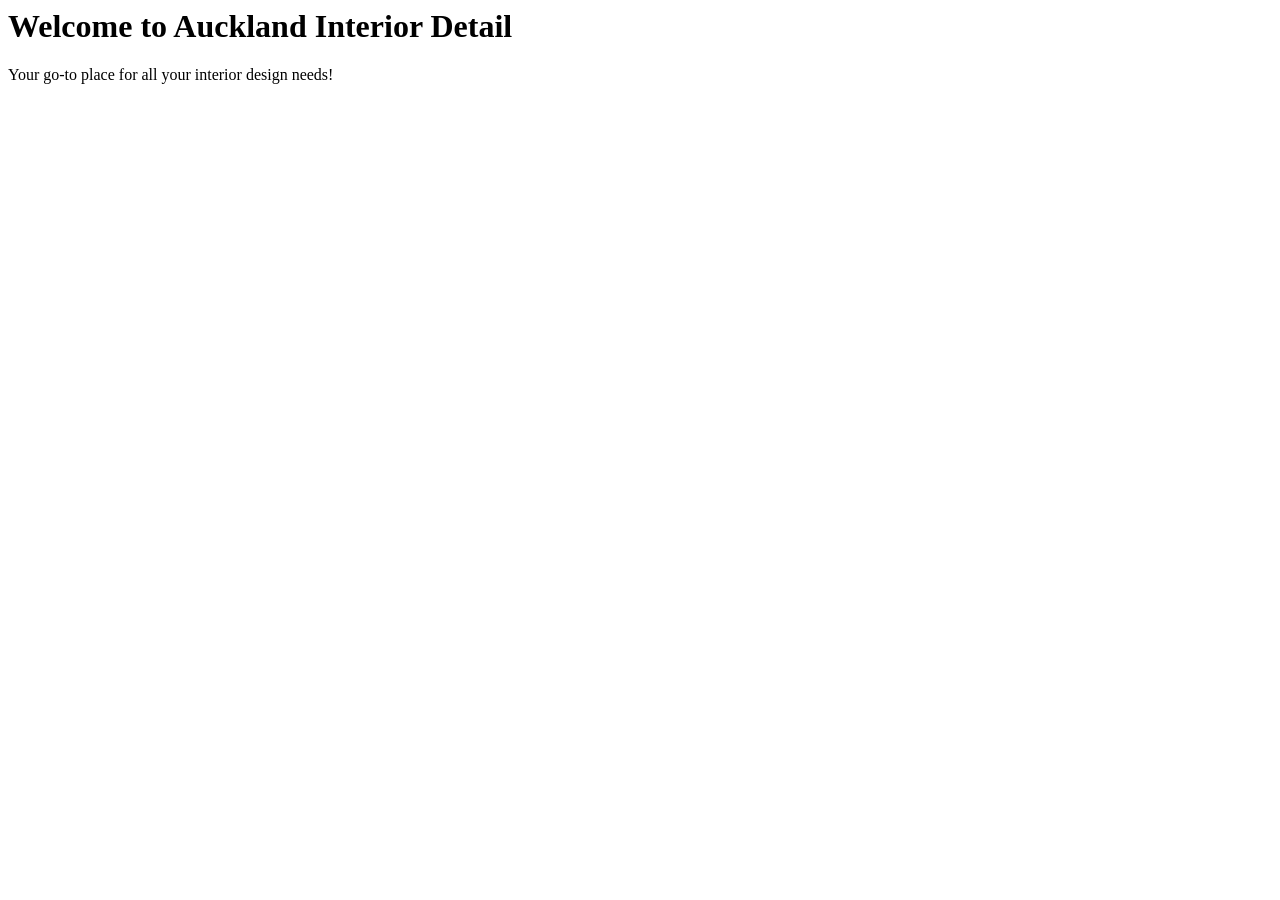
<file: auckland-interior-detail.html>
<html>
<head>
    <title>Auckland Interior Detail</title>
</head>
<body>
    <h1>Welcome to Auckland Interior Detail</h1>
    <p>Your go-to place for all your interior design needs!</p>
</body>
</html>
</file>
